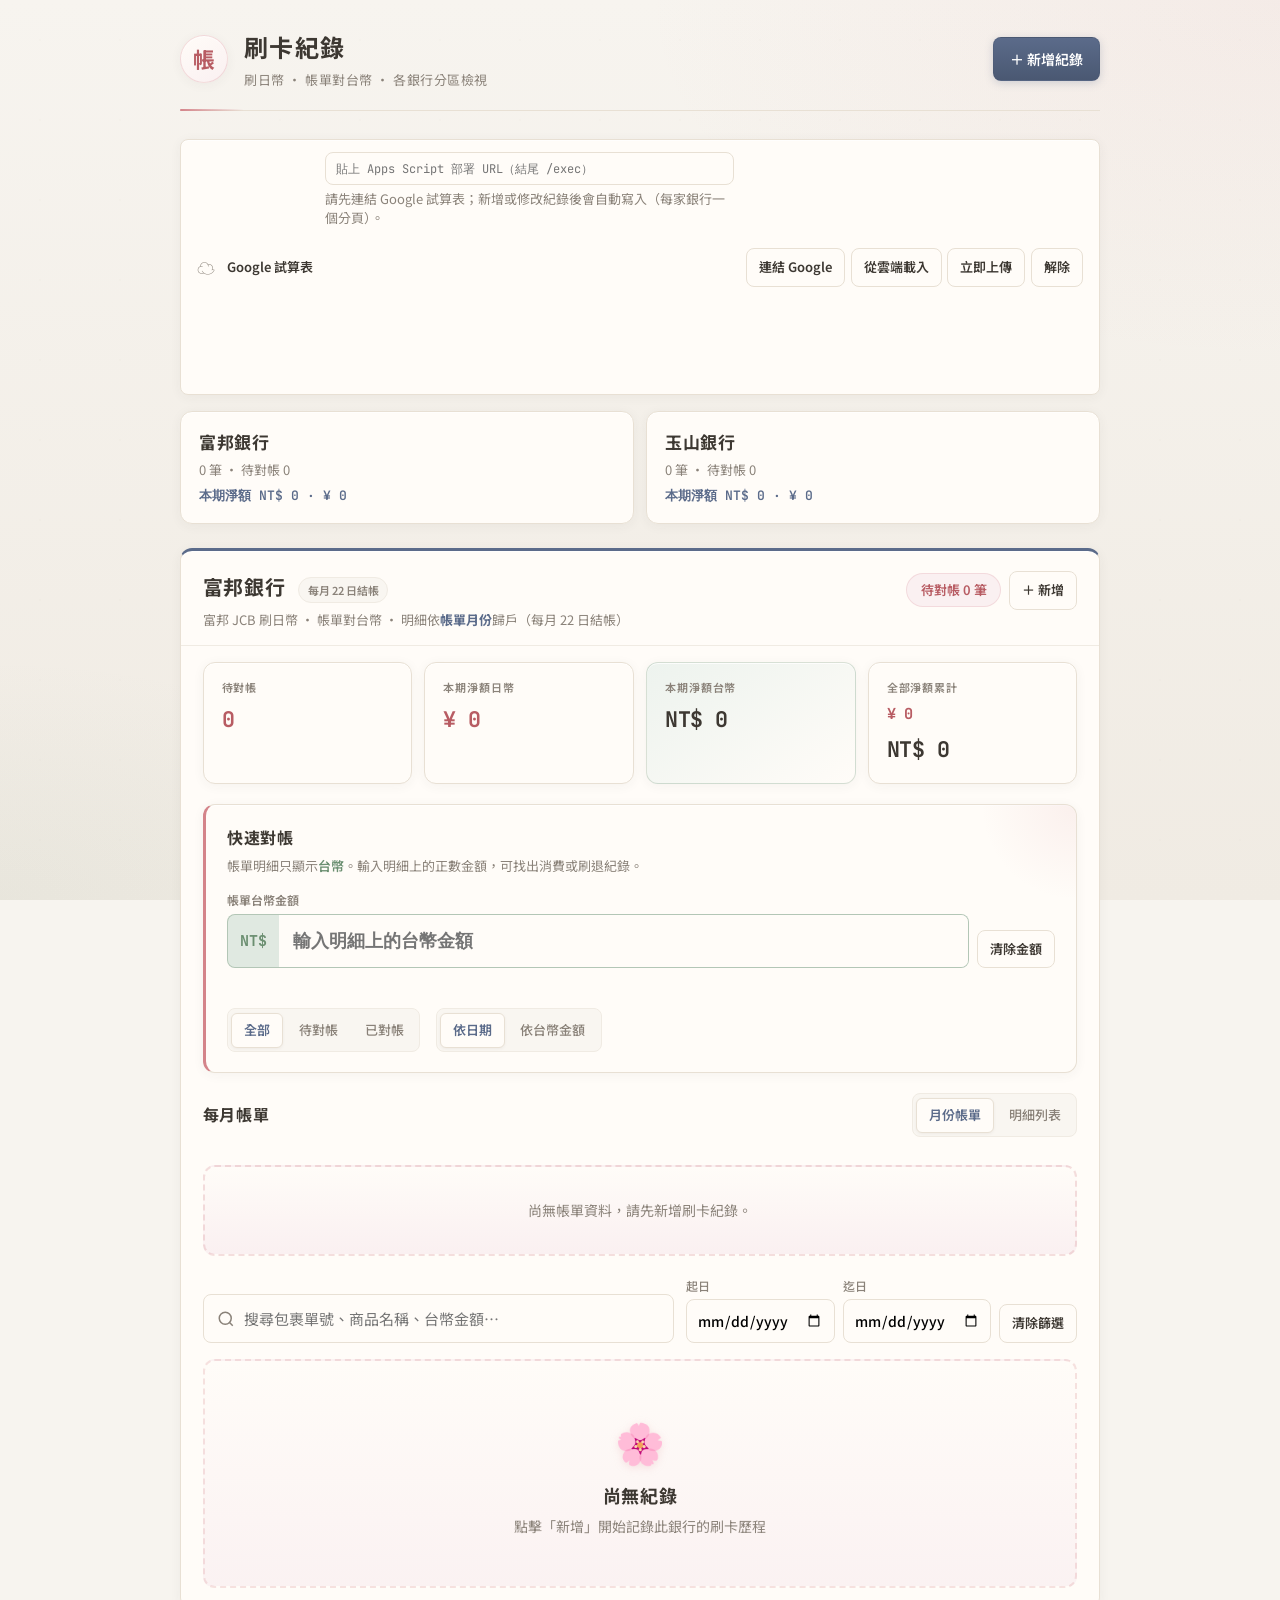
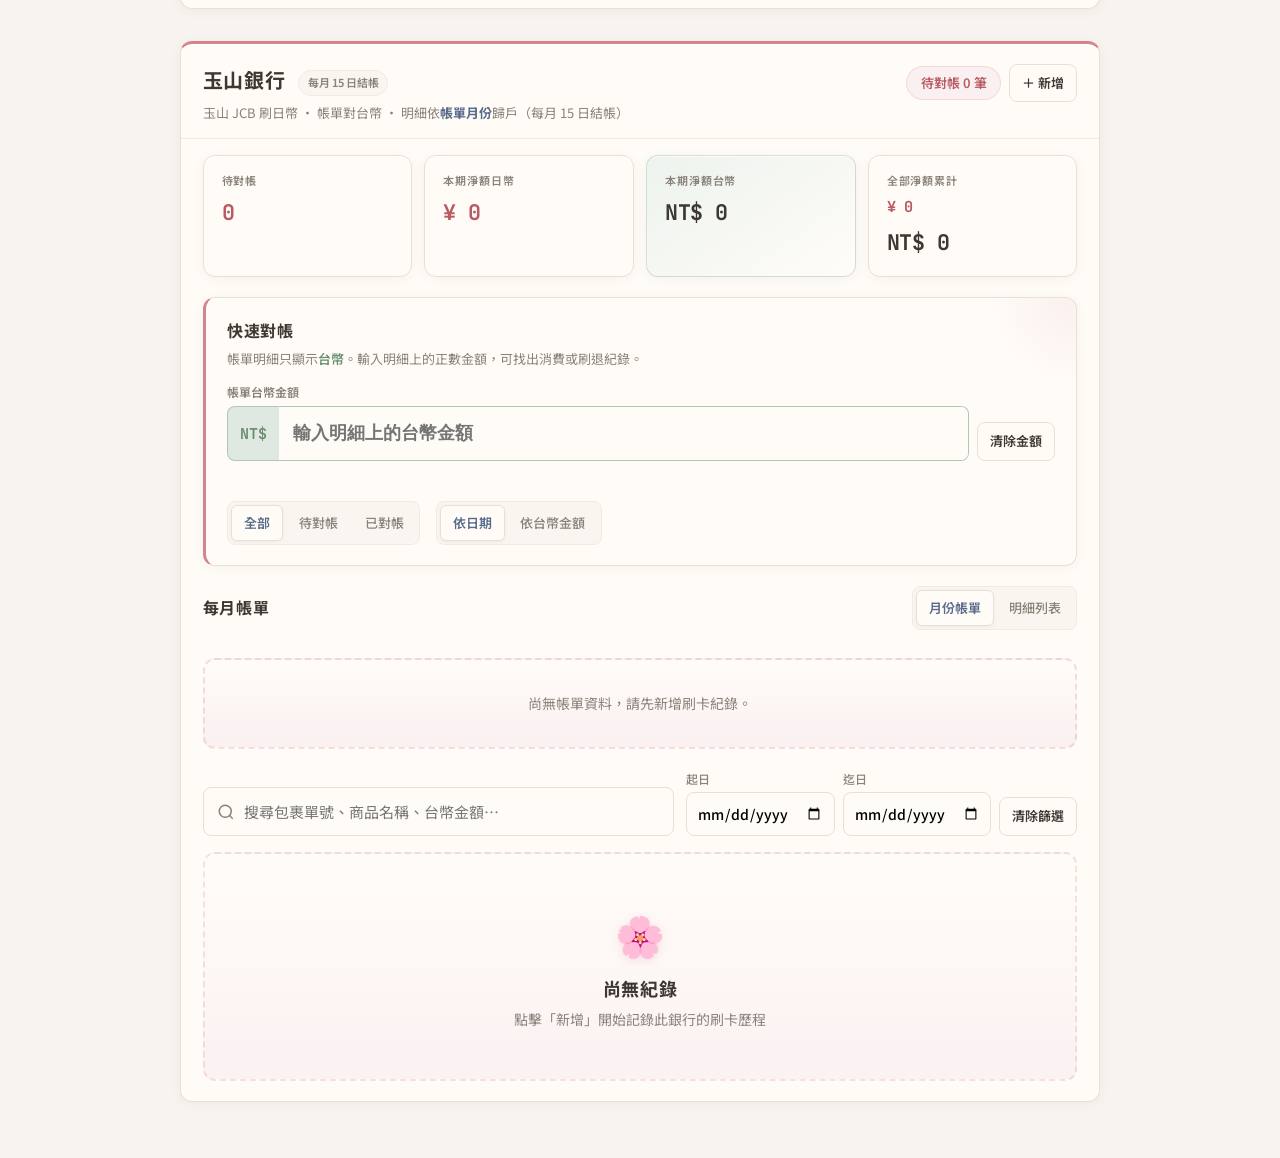
<file: index.html>
<!DOCTYPE html>
<html lang="zh-Hant">
<head>
  <meta charset="UTF-8" />
  <meta name="viewport" content="width=device-width, initial-scale=1.0" />
  <title>刷卡紀錄 · 對帳</title>
  <link rel="preconnect" href="https://fonts.googleapis.com" />
  <link rel="preconnect" href="https://fonts.gstatic.com" crossorigin />
  <link href="https://fonts.googleapis.com/css2?family=Noto+Sans+JP:wght@400;500;600;700&family=Noto+Sans+TC:wght@400;500;600;700&family=JetBrains+Mono:wght@500&display=swap" rel="stylesheet" />
  <link rel="stylesheet" href="css/style.css" />
</head>
<body>
  <div class="app">
    <header class="header">
      <div class="header__brand">
        <span class="header__logo" aria-hidden="true"><span class="header__logo-mark">帳</span></span>
        <div>
          <h1 class="header__title" id="headerTitle">刷卡紀錄</h1>
          <p class="header__subtitle" id="headerSubtitle">刷日幣 · 帳單對台幣 · 各銀行分區檢視</p>
        </div>
      </div>
      <div class="header__actions">
        <button type="button" class="btn btn--primary" id="btnAdd">＋ 新增紀錄</button>
      </div>
    </header>

    <div class="origin-warning" id="originWarning" hidden>
      <strong>請改用本機伺服器開啟此頁</strong>
      <span id="originWarningText">直接雙擊 index.html（file://）時，瀏覽器可能無法穩定連線 Google 試算表。</span>
      <code id="originWarningCmd">python -m http.server 8080</code>
      <span>→ 瀏覽器開啟 <strong>http://localhost:8080</strong></span>
    </div>

    <div class="spreadsheet-bar" id="googleBar" aria-live="polite">
      <span class="spreadsheet-bar__icon" aria-hidden="true">☁️</span>
      <span class="spreadsheet-bar__label">Google 試算表</span>
      <div class="spreadsheet-bar__google-setup">
        <input type="url" id="gasUrlInput" class="spreadsheet-bar__url" placeholder="貼上 Apps Script 部署 URL（結尾 /exec）" autocomplete="off" spellcheck="false" />
        <span class="spreadsheet-bar__text" id="googleStatus">請先連結 Google 試算表；新增或修改紀錄後會自動寫入（每家銀行一個分頁）。</span>
      </div>
      <div class="spreadsheet-bar__actions">
        <button type="button" class="btn btn--ghost btn--sm" id="btnConnectGoogle">連結 Google</button>
        <button type="button" class="btn btn--ghost btn--sm" id="btnPullGoogle" hidden>從雲端載入</button>
        <button type="button" class="btn btn--ghost btn--sm" id="btnSyncGoogle" hidden>立即上傳</button>
        <button type="button" class="btn btn--ghost btn--sm" id="btnDisconnectGoogle" hidden>解除</button>
      </div>
    </div>

    <section class="bank-overview" id="bankOverview" aria-label="各銀行總覽"></section>

    <div class="bank-panels" id="bankPanels" aria-label="各銀行紀錄"></div>
  </div>

  <!-- 新增 / 編輯 對話框 -->
  <dialog class="modal" id="recordModal">
    <form class="modal__form" id="recordForm" method="dialog">
      <header class="modal__header">
        <h2 class="modal__title" id="modalTitle">新增刷卡紀錄</h2>
        <button type="button" class="modal__close" id="btnCloseModal" aria-label="關閉">×</button>
      </header>
      <div class="modal__body">
        <input type="hidden" id="recordId" />
        <input type="hidden" id="relatedRecordId" />
        <label class="field field--bank">
          <span class="field__label">發卡銀行 <em class="required">*</em></span>
          <select id="bankId" class="field__input" required></select>
          <span class="field__hint">各銀行紀錄分區顯示；新增時請選擇正確的發卡銀行</span>
        </label>
        <fieldset class="kind-field">
          <legend class="kind-field__legend">紀錄類型 <em class="required">*</em></legend>
          <div class="kind-field__options">
            <label class="kind-option">
              <input type="radio" name="recordKind" value="charge" checked />
              <span>消費</span>
            </label>
            <label class="kind-option">
              <input type="radio" name="recordKind" value="refund" />
              <span>刷退</span>
            </label>
          </div>
          <p class="field__hint">官方取消請先標在原消費單；銀行入帳後退款時再新增刷退（或由原單「產生刷退」）。</p>
        </fieldset>
        <label class="field field--check">
          <span class="field__check">
            <input type="checkbox" id="officialCancel" />
            <span>官方取消訂單</span>
          </span>
          <span class="field__hint">僅消費單使用。標示後仍保留原刷金額，方便對帳。</span>
        </label>
        <label class="field">
          <span class="field__label">包裹單號 <em class="required">*</em></span>
          <input type="text" id="packageNo" class="field__input" placeholder="例：TW123456789" required maxlength="64" />
        </label>
        <fieldset class="products-field">
          <div class="products-field__head">
            <legend class="products-field__legend">商品明細 <em class="required">*</em></legend>
            <button type="button" class="btn btn--ghost btn--sm" id="btnAddProduct">＋ 新增商品</button>
          </div>
          <p class="field__hint">每項請填：名稱、數量、該項日幣金額</p>
          <div class="product-row-labels" aria-hidden="true">
            <span>商品名稱</span><span>數量</span><span>日幣金額</span><span></span>
          </div>
          <div class="products-list" id="productsList"></div>
          <fieldset class="deductions-field">
            <legend class="deductions-field__legend">運費、消費稅（10%）與折抵（選填，自動計入日幣合計）</legend>
            <div class="field-row field-row--deductions">
              <label class="field field--deduction">
                <span class="field__label">運費 ¥</span>
                <input type="number" id="shippingJpy" class="field__input" placeholder="0" min="0" step="1" inputmode="numeric" autocomplete="off" />
              </label>
              <label class="field field--deduction">
                <span class="field__label">消費稅（10%） ¥</span>
                <input type="number" id="consumptionTaxJpy" class="field__input" placeholder="0" min="0" step="1" inputmode="numeric" autocomplete="off" />
              </label>
              <label class="field field--deduction">
                <span class="field__label">亞馬遜積分抵扣 ¥</span>
                <input type="number" id="amazonPointsJpy" class="field__input" placeholder="0" min="0" step="1" value="0" />
              </label>
              <label class="field field--deduction">
                <span class="field__label">平台優惠券抵扣 ¥</span>
                <input type="number" id="couponJpy" class="field__input" placeholder="0" min="0" step="1" value="0" />
              </label>
            </div>
          </fieldset>
          <div class="jpy-summary" id="productsJpyTotal" aria-live="polite"></div>
        </fieldset>
        <fieldset class="amount-group">
          <legend class="amount-group__legend">帳單台幣（選填）</legend>
          <label class="field field--currency">
            <span class="field__label"><span class="currency-badge currency-badge--twd">NT$</span> 台幣金額（帳單明細）</span>
            <input type="number" id="amountTwd" class="field__input" placeholder="收到帳單後填入，可先留空" min="0" step="1" />
          </label>
          <p class="amount-group__hint" id="amountTwdHint">日幣＝商品加總 ＋ 運費 ＋ 消費稅（10%） − 積分 − 優惠券；台幣等帳單出來再填。</p>
        </fieldset>
        <div class="field-row">
          <label class="field">
            <span class="field__label" id="payDateLabel">刷卡日期 <em class="required">*</em></span>
            <input type="date" id="payDate" class="field__input" required />
          </label>
          <label class="field">
            <span class="field__label">歸屬帳單月份 <em class="required">*</em></span>
            <div class="field__row-inline">
              <input type="month" id="billMonth" class="field__input" required />
              <button type="button" class="btn btn--ghost btn--sm" id="btnApplyBillMonth">依刷卡日帶入</button>
            </div>
            <span class="field__hint" id="billMonthHint">可自由選擇；新增時預設依該銀行結帳日推算</span>
          </label>
        </div>
        <label class="field">
          <span class="field__label">備註（選填）</span>
          <textarea id="note" class="field__input field__textarea" rows="2" placeholder="例：分期、退貨中、對帳已核" maxlength="300"></textarea>
        </label>
      </div>
      <footer class="modal__footer">
        <button type="button" class="btn btn--ghost" id="btnCancel">取消</button>
        <button type="submit" class="btn btn--primary">儲存</button>
      </footer>
    </form>
  </dialog>

  <!-- 刪除確認 -->
  <dialog class="modal modal--sm" id="deleteModal">
    <div class="modal__form">
      <header class="modal__header">
        <h2 class="modal__title">確認刪除？</h2>
      </header>
      <p class="modal__text" id="deletePreview">此筆紀錄將無法復原。</p>
      <footer class="modal__footer">
        <button type="button" class="btn btn--ghost" id="btnCancelDelete">取消</button>
        <button type="button" class="btn btn--danger" id="btnConfirmDelete">刪除</button>
      </footer>
    </div>
  </dialog>

  <script src="js/app.js"></script>
</body>
</html>
</file>
<file: css/style.css>
:root {
  /* 日系和纸 · 樱 · 靛 · 抹茶 */
  --bg: #f7f4ef;
  --bg-warm: #f0ebe3;
  --surface: #fffcf8;
  --surface-2: #f9f6f1;
  --border: #e8e0d4;
  --border-soft: #f0ebe3;
  --text: #3d3832;
  --text-muted: #8a8279;
  --primary: #5b6b8a;
  --primary-hover: #4a5872;
  --primary-soft: #eef1f6;
  --accent: #6b8f71;
  --accent-hover: #5a7a60;
  --accent-soft: #edf3ee;
  --sakura: #d4848a;
  --sakura-soft: #faf0f1;
  --sakura-deep: #b85c63;
  --jpy: #b85c63;
  --jpy-soft: #faf0f1;
  --indigo: #5b6b8a;
  --indigo-soft: #eef1f6;
  --danger: #c45c5c;
  --danger-soft: #fdf0f0;
  --gold: #c4a574;
  --gold-soft: #faf6ef;
  --shadow: 0 2px 16px rgba(61, 56, 50, 0.06);
  --shadow-lg: 0 8px 32px rgba(61, 56, 50, 0.1);
  --shadow-card: 0 1px 0 rgba(255, 255, 255, 0.8) inset, 0 2px 12px rgba(61, 56, 50, 0.05);
  --radius: 12px;
  --radius-sm: 8px;
  --radius-pill: 999px;
  --font: "Noto Sans TC", "Noto Sans JP", "Hiragino Sans", "Yu Gothic UI", sans-serif;
  --font-jp: "Noto Sans JP", "Noto Sans TC", sans-serif;
  --mono: "JetBrains Mono", "SF Mono", ui-monospace, monospace;
}

*,
*::before,
*::after {
  box-sizing: border-box;
}

html {
  font-size: 16px;
  -webkit-font-smoothing: antialiased;
}

body {
  margin: 0;
  min-height: 100vh;
  font-family: var(--font);
  color: var(--text);
  line-height: 1.6;
  background-color: var(--bg);
  background-image:
    radial-gradient(ellipse 100% 80% at 100% 0%, rgba(212, 132, 138, 0.08), transparent 50%),
    radial-gradient(ellipse 80% 60% at 0% 100%, rgba(107, 143, 113, 0.06), transparent 45%),
    linear-gradient(180deg, var(--bg) 0%, var(--bg-warm) 100%);
  background-attachment: fixed;
}

body::before {
  content: "";
  position: fixed;
  inset: 0;
  pointer-events: none;
  opacity: 0.35;
  background-image: url("data:image/svg+xml,%3Csvg xmlns='http://www.w3.org/2000/svg' width='80' height='80' viewBox='0 0 80 80'%3E%3Cg fill='%23d4c4b0' fill-opacity='0.15'%3E%3Ccircle cx='40' cy='40' r='1'/%3E%3C/g%3E%3C/svg%3E");
  z-index: -1;
}

.app {
  max-width: 960px;
  margin: 0 auto;
  padding: 1.75rem 1.25rem 3.5rem;
}

/* Header */
.header {
  display: flex;
  flex-wrap: wrap;
  align-items: center;
  justify-content: space-between;
  gap: 1rem;
  margin-bottom: 1.75rem;
  padding-bottom: 1.25rem;
  border-bottom: 1px solid var(--border);
  position: relative;
}

.header::after {
  content: "";
  position: absolute;
  bottom: -1px;
  left: 0;
  width: 4rem;
  height: 2px;
  background: linear-gradient(90deg, var(--sakura), transparent);
  border-radius: 2px;
}

.header__brand {
  display: flex;
  align-items: center;
  gap: 1rem;
}

.header__logo {
  display: flex;
  align-items: center;
  justify-content: center;
  width: 3rem;
  height: 3rem;
  border-radius: 50%;
  background: linear-gradient(145deg, var(--surface) 0%, var(--sakura-soft) 100%);
  border: 1px solid rgba(212, 132, 138, 0.25);
  box-shadow: var(--shadow-card);
}

.header__logo-mark {
  font-family: var(--font-jp);
  font-size: 1.35rem;
  font-weight: 700;
  color: var(--sakura-deep);
  line-height: 1;
}

.header__title {
  margin: 0;
  font-family: var(--font-jp);
  font-size: 1.5rem;
  font-weight: 700;
  letter-spacing: 0.06em;
  color: var(--text);
}

.header__subtitle {
  margin: 0.2rem 0 0;
  font-size: 0.8125rem;
  color: var(--text-muted);
  letter-spacing: 0.04em;
}

.header__actions {
  display: flex;
  gap: 0.5rem;
}

/* Bank overview & panels */
.bank-overview {
  display: grid;
  grid-template-columns: repeat(auto-fit, minmax(220px, 1fr));
  gap: 0.75rem;
  margin-bottom: 1.5rem;
}

.bank-overview-card {
  display: flex;
  flex-direction: column;
  gap: 0.3rem;
  padding: 1rem 1.125rem;
  background: var(--surface);
  border: 1px solid var(--border);
  border-radius: var(--radius);
  box-shadow: var(--shadow-card);
  text-decoration: none;
  color: inherit;
  transition: transform 0.2s, box-shadow 0.2s, border-color 0.2s;
}

.bank-overview-card:hover {
  transform: translateY(-2px);
  box-shadow: var(--shadow);
  border-color: rgba(212, 132, 138, 0.35);
}

.bank-overview-card__name {
  font-family: var(--font-jp);
  font-size: 1.0625rem;
  font-weight: 700;
  letter-spacing: 0.04em;
}

.bank-overview-card__meta {
  font-size: 0.8125rem;
  color: var(--text-muted);
}

.bank-overview-card__amounts {
  font-family: var(--mono);
  font-size: 0.8125rem;
  font-weight: 600;
  color: var(--indigo);
}

.bank-panels {
  display: flex;
  flex-direction: column;
  gap: 2rem;
}

.bank-panel {
  background: var(--surface);
  border: 1px solid var(--border);
  border-radius: var(--radius);
  box-shadow: var(--shadow-card);
  overflow: hidden;
  scroll-margin-top: 1rem;
}

.bank-panel[data-bank="fubon"] {
  border-top: 3px solid var(--indigo);
}

.bank-panel[data-bank="esun"] {
  border-top: 3px solid var(--sakura);
}

.bank-panel__head {
  display: flex;
  flex-wrap: wrap;
  align-items: flex-start;
  justify-content: space-between;
  gap: 0.75rem 1rem;
  padding: 1.25rem 1.35rem 1rem;
  border-bottom: 1px solid var(--border-soft);
}

.bank-panel__head-main {
  flex: 1;
  min-width: 200px;
}

.bank-panel__head-actions {
  display: flex;
  flex-wrap: wrap;
  align-items: center;
  gap: 0.5rem;
}

.bank-panel__title {
  margin: 0;
  font-family: var(--font-jp);
  font-size: 1.25rem;
  font-weight: 700;
  letter-spacing: 0.04em;
  display: inline;
}

.bank-panel__cycle {
  display: inline-block;
  margin-left: 0.5rem;
  font-size: 0.6875rem;
  font-weight: 600;
  color: var(--text-muted);
  background: var(--surface-2);
  padding: 0.2rem 0.55rem;
  border-radius: var(--radius-pill);
  border: 1px solid var(--border-soft);
  vertical-align: middle;
}

.bank-panel__desc {
  margin: 0.4rem 0 0;
  font-size: 0.8125rem;
  color: var(--text-muted);
  line-height: 1.5;
}

.bank-panel__desc strong {
  color: var(--indigo);
}

.bank-panel__pending {
  font-size: 0.8125rem;
  font-weight: 600;
  color: var(--sakura-deep);
  background: var(--sakura-soft);
  padding: 0.35rem 0.85rem;
  border-radius: var(--radius-pill);
  white-space: nowrap;
  border: 1px solid rgba(212, 132, 138, 0.2);
}

.bank-panel__stats {
  margin: 1rem 1.35rem 0;
}

.bank-panel__reconcile {
  margin: 1rem 1.35rem 0;
}

.bank-panel__bills {
  margin: 1rem 1.35rem 0;
}

.bank-panel__bills .monthly-bills__head {
  display: flex;
  flex-wrap: wrap;
  align-items: center;
  justify-content: space-between;
  gap: 0.75rem;
  margin-bottom: 0.875rem;
}

.bank-panel__bills .monthly-bills__title {
  margin: 0;
  font-family: var(--font-jp);
  font-size: 1rem;
  font-weight: 700;
}

.bank-panel__toolbar {
  margin: 1rem 1.35rem 0;
}

.bank-panel__records {
  margin: 0 1.35rem 1.25rem;
}

.bank-panel .reconcile__title {
  font-size: 1rem;
}

.field--bank {
  margin-bottom: 0.25rem;
}

.kind-field {
  border: 1px solid var(--border);
  border-radius: var(--radius-sm);
  padding: 0.75rem 0.85rem 0.65rem;
  margin: 0 0 0.85rem;
}

.kind-field__legend {
  font-size: 0.8125rem;
  font-weight: 600;
  padding: 0 0.25rem;
}

.kind-field__options {
  display: flex;
  gap: 0.5rem;
}

.kind-option {
  flex: 1;
  display: flex;
  align-items: center;
  justify-content: center;
  gap: 0.4rem;
  padding: 0.55rem 0.5rem;
  border: 1px solid var(--border);
  border-radius: var(--radius-sm);
  font-size: 0.875rem;
  font-weight: 600;
  cursor: pointer;
  background: var(--surface);
}

.kind-option:has(input:checked) {
  border-color: var(--indigo);
  background: var(--indigo-soft);
}

.kind-option input {
  margin: 0;
}

.field--check {
  margin-bottom: 0.85rem;
}

.field__check {
  display: flex;
  align-items: center;
  gap: 0.5rem;
  font-size: 0.9375rem;
  font-weight: 600;
}

.origin-warning {
  margin-bottom: 1rem;
  padding: 0.75rem 1rem;
  border-radius: var(--radius-sm);
  border: 1px solid rgba(196, 92, 92, 0.25);
  background: var(--danger-soft);
  color: #8b4545;
  font-size: 0.8125rem;
  line-height: 1.55;
}

.origin-warning code {
  display: inline-block;
  margin: 0.35rem 0.25rem 0.35rem 0;
  padding: 0.15rem 0.45rem;
  border-radius: 6px;
  background: rgba(255, 255, 255, 0.8);
  font-family: var(--mono);
  font-size: 0.75rem;
}

/* Spreadsheet sync bar */
.spreadsheet-bar {
  display: flex;
  flex-wrap: wrap;
  align-items: center;
  gap: 0.5rem 0.75rem;
  margin-bottom: 1rem;
  padding: 0.75rem 1rem;
  background: var(--surface);
  border: 1px solid var(--border);
  border-radius: var(--radius-sm);
  font-size: 0.8125rem;
  color: var(--text-muted);
  box-shadow: var(--shadow-card);
}

.spreadsheet-bar--linked {
  border-color: rgba(107, 143, 113, 0.35);
  background: linear-gradient(135deg, var(--accent-soft) 0%, var(--surface) 100%);
}

.spreadsheet-bar--warn {
  border-color: rgba(196, 165, 116, 0.45);
  background: var(--gold-soft);
}

.spreadsheet-bar--error {
  border-color: rgba(196, 92, 92, 0.3);
  background: var(--danger-soft);
}

.spreadsheet-bar__icon {
  font-size: 1.125rem;
  line-height: 1;
}

.spreadsheet-bar__text {
  flex: 1 1 12rem;
  line-height: 1.45;
}

.spreadsheet-bar__text strong {
  color: var(--text);
  font-weight: 600;
}

.spreadsheet-bar__actions {
  display: flex;
  flex-wrap: wrap;
  gap: 0.35rem;
}

.spreadsheet-bar__label {
  font-weight: 600;
  color: var(--text);
  font-size: 0.8125rem;
  white-space: nowrap;
}

.spreadsheet-bar__google-setup {
  flex: 1 1 16rem;
  display: flex;
  flex-direction: column;
  gap: 0.35rem;
  min-width: 0;
}

.spreadsheet-bar__url {
  width: 100%;
  padding: 0.45rem 0.625rem;
  border: 1px solid var(--border);
  border-radius: 8px;
  font-family: var(--mono);
  font-size: 0.75rem;
  color: var(--text);
  background: var(--surface);
}

.spreadsheet-bar__url:focus {
  outline: none;
  border-color: var(--indigo);
  box-shadow: 0 0 0 3px rgba(91, 107, 138, 0.1);
}

.spreadsheet-bar--linked .spreadsheet-bar__url {
  display: none;
}

/* Stats */
.stats {
  display: grid;
  grid-template-columns: repeat(3, 1fr);
  gap: 0.75rem;
  margin-bottom: 1.25rem;
}

.stats--dual {
  grid-template-columns: repeat(4, 1fr);
}

.stat-card--jpy {
  background: linear-gradient(145deg, var(--jpy-soft) 0%, var(--surface) 100%);
  border-color: rgba(212, 132, 138, 0.25);
}

.stat-card--jpy .stat-card__value {
  color: var(--jpy);
}

.stat-card--pending {
  background: linear-gradient(145deg, var(--sakura-soft) 0%, var(--surface) 100%);
  border-color: rgba(212, 132, 138, 0.2);
}

.stat-card--all .stat-card__value--sm {
  font-size: 0.95rem;
  color: var(--jpy);
  margin-bottom: 0.15rem;
}

.stat-card__value--sm {
  display: block;
}

.stat-card {
  background: var(--surface);
  border: 1px solid var(--border);
  border-radius: var(--radius);
  padding: 1rem 1.125rem;
  box-shadow: var(--shadow-card);
  transition: transform 0.2s, box-shadow 0.2s;
}

.stat-card:hover {
  transform: translateY(-1px);
  box-shadow: var(--shadow);
}

.stat-card--accent {
  background: linear-gradient(145deg, var(--accent-soft) 0%, var(--surface) 100%);
  border-color: rgba(107, 143, 113, 0.25);
}

.stat-card__label {
  display: block;
  font-size: 0.6875rem;
  font-weight: 600;
  color: var(--text-muted);
  letter-spacing: 0.08em;
  font-family: var(--font-jp);
}

.stat-card__value {
  display: block;
  margin-top: 0.35rem;
  font-size: 1.35rem;
  font-weight: 700;
  font-family: var(--mono);
  letter-spacing: -0.02em;
}

/* Reconcile panel */
.reconcile {
  background: var(--surface);
  border: 1px solid var(--border);
  border-radius: var(--radius);
  padding: 1.25rem 1.35rem;
  margin-bottom: 1.25rem;
  box-shadow: var(--shadow-card);
  border-left: 3px solid var(--sakura);
  position: relative;
  overflow: hidden;
}

.reconcile::before {
  content: "";
  position: absolute;
  top: 0;
  right: 0;
  width: 6rem;
  height: 6rem;
  background: radial-gradient(circle at 100% 0%, rgba(212, 132, 138, 0.1), transparent 70%);
  pointer-events: none;
}

.reconcile__title {
  margin: 0;
  font-family: var(--font-jp);
  font-size: 1.0625rem;
  font-weight: 700;
  letter-spacing: 0.04em;
}

.reconcile__desc {
  margin: 0.35rem 0 0;
  font-size: 0.8125rem;
  color: var(--text-muted);
  line-height: 1.5;
  max-width: 36rem;
}

.reconcile__desc strong {
  color: var(--accent);
  font-weight: 600;
}

.reconcile__pending {
  font-size: 0.8125rem;
  font-weight: 600;
  color: var(--sakura-deep);
  background: var(--sakura-soft);
  padding: 0.35rem 0.85rem;
  border-radius: var(--radius-pill);
  white-space: nowrap;
  border: 1px solid rgba(212, 132, 138, 0.2);
}

.reconcile__top {
  display: flex;
  flex-wrap: wrap;
  align-items: flex-start;
  justify-content: space-between;
  gap: 0.75rem;
  margin-bottom: 0.875rem;
  position: relative;
  z-index: 1;
}

.reconcile__lookup {
  display: flex;
  flex-wrap: wrap;
  align-items: flex-end;
  gap: 0.5rem;
  margin-bottom: 0.5rem;
}

.bill-lookup {
  flex: 1;
  min-width: 220px;
}

.bill-lookup__label {
  display: block;
  font-size: 0.75rem;
  font-weight: 600;
  color: var(--text-muted);
  margin-bottom: 0.3rem;
}

.bill-lookup__input-wrap {
  display: flex;
  align-items: stretch;
  border: 1px solid rgba(107, 143, 113, 0.45);
  border-radius: var(--radius-sm);
  background: var(--accent-soft);
  overflow: hidden;
  transition: box-shadow 0.2s, border-color 0.2s;
}

.bill-lookup__input-wrap:focus-within {
  border-color: var(--accent);
  box-shadow: 0 0 0 3px rgba(107, 143, 113, 0.15);
}

.bill-lookup__prefix {
  display: flex;
  align-items: center;
  padding: 0 0.75rem;
  font-family: var(--mono);
  font-weight: 700;
  font-size: 0.9375rem;
  color: var(--accent);
  background: rgba(107, 143, 113, 0.1);
}

.bill-lookup__input {
  flex: 1;
  border: none;
  padding: 0.75rem 0.875rem;
  font: inherit;
  font-size: 1.125rem;
  font-family: var(--mono);
  font-weight: 600;
  background: var(--surface);
  min-width: 0;
}

.bill-lookup__input:focus {
  outline: none;
}

.reconcile__result {
  margin: 0 0 0.75rem;
  font-size: 0.8125rem;
  line-height: 1.45;
  min-height: 1.25rem;
}

.reconcile__result--ok {
  color: var(--accent);
  font-weight: 500;
}

.reconcile__result--multi {
  color: #9a7344;
  font-weight: 500;
}

.reconcile__result--warn {
  color: var(--danger);
}

.reconcile__controls {
  display: flex;
  flex-wrap: wrap;
  gap: 0.5rem 1rem;
  align-items: center;
}

.tab-group {
  display: flex;
  gap: 0.2rem;
  background: var(--surface-2);
  padding: 0.2rem;
  border-radius: var(--radius-sm);
  border: 1px solid var(--border-soft);
}

.tab {
  border: none;
  background: transparent;
  padding: 0.4rem 0.75rem;
  font: inherit;
  font-size: 0.8125rem;
  font-weight: 500;
  color: var(--text-muted);
  border-radius: 6px;
  cursor: pointer;
  transition: background 0.15s, color 0.15s;
}

.tab:hover {
  color: var(--text);
}

.tab--active {
  background: var(--surface);
  color: var(--indigo);
  font-weight: 600;
  box-shadow: 0 1px 3px rgba(61, 56, 50, 0.06);
  border: 1px solid var(--border);
}

.stat-card--pending .stat-card__value {
  color: var(--sakura-deep);
}

/* Monthly bills */
.monthly-bills {
  margin-bottom: 1.25rem;
}

.monthly-bills__head {
  display: flex;
  flex-wrap: wrap;
  align-items: flex-start;
  justify-content: space-between;
  gap: 0.75rem;
  margin-bottom: 0.875rem;
}

.monthly-bills__title {
  margin: 0;
  font-family: var(--font-jp);
  font-size: 1.0625rem;
  font-weight: 700;
  letter-spacing: 0.04em;
}

.monthly-bills__desc {
  margin: 0.35rem 0 0;
  font-size: 0.8125rem;
  color: var(--text-muted);
  line-height: 1.5;
  max-width: 32rem;
}

.monthly-bills__desc strong {
  color: var(--indigo);
}

.monthly-bills__list {
  display: flex;
  flex-direction: column;
  gap: 0.65rem;
}

.monthly-bills__empty {
  text-align: center;
  padding: 2rem;
  color: var(--text-muted);
  font-size: 0.875rem;
  background: linear-gradient(180deg, var(--surface) 0%, var(--sakura-soft) 100%);
  border: 2px dashed rgba(212, 132, 138, 0.25);
  border-radius: var(--radius);
}

.view-mode {
  flex-shrink: 0;
}

.bill-month {
  background: var(--surface);
  border: 1px solid var(--border);
  border-radius: var(--radius);
  box-shadow: var(--shadow-card);
  overflow: hidden;
}

.bill-month--paid {
  border-color: rgba(107, 143, 113, 0.35);
  background: linear-gradient(180deg, var(--accent-soft) 0%, var(--surface) 100px);
}

.bill-month__summary {
  display: flex;
  flex-wrap: wrap;
  align-items: center;
  justify-content: space-between;
  gap: 0.75rem;
  padding: 1rem 1.125rem;
  cursor: pointer;
  list-style: none;
}

.bill-month__summary::-webkit-details-marker {
  display: none;
}

.bill-month__summary::before {
  content: "▸";
  margin-right: 0.5rem;
  color: var(--text-muted);
  font-size: 0.875rem;
  transition: transform 0.15s;
}

.bill-month[open] .bill-month__summary::before {
  transform: rotate(90deg);
}

.bill-month__summary-main {
  flex: 1;
  min-width: 180px;
}

.bill-month__title {
  margin: 0;
  font-size: 1rem;
  font-weight: 700;
}

.bill-month__cycle {
  margin: 0.2rem 0 0.35rem;
  font-size: 0.75rem;
  color: var(--text-muted);
  line-height: 1.4;
}

.bill-month__badges {
  display: flex;
  flex-wrap: wrap;
  gap: 0.35rem;
  margin-top: 0.4rem;
}

.bill-month__badge {
  font-size: 0.6875rem;
  font-weight: 700;
  padding: 0.2rem 0.5rem;
  border-radius: 5px;
}

.bill-month__badge--paid {
  background: var(--accent-soft);
  color: var(--accent);
}

.bill-month__badge--unpaid {
  background: var(--gold-soft);
  color: #9a7344;
  border: 1px solid rgba(196, 165, 116, 0.35);
}

.bill-month__badge--count {
  background: var(--surface-2);
  color: var(--text-muted);
  border: 1px solid var(--border);
}

.bill-month__summary-side {
  text-align: right;
}

.bill-month__total {
  display: block;
  font-family: var(--mono);
  font-size: 1.2rem;
  font-weight: 700;
  color: var(--accent);
}

.bill-month__sub {
  display: block;
  font-family: var(--mono);
  font-size: 0.8125rem;
  color: var(--jpy);
  margin-top: 0.15rem;
}

.bill-month__body {
  padding: 0 1.125rem 1rem;
  border-top: 1px solid var(--border);
}

.bill-month__progress-wrap {
  padding-top: 0.875rem;
  margin-bottom: 0.75rem;
}

.bill-month__progress-label {
  display: flex;
  justify-content: space-between;
  font-size: 0.75rem;
  color: var(--text-muted);
  margin-bottom: 0.35rem;
}

.bill-month__progress {
  height: 6px;
  background: var(--surface-2);
  border-radius: 999px;
  overflow: hidden;
}

.bill-month__progress-bar {
  height: 100%;
  background: linear-gradient(90deg, var(--indigo), var(--accent));
  border-radius: 999px;
  transition: width 0.2s;
}

.bill-month--paid .bill-month__progress-bar {
  background: var(--accent);
}

.bill-month__paid-date {
  display: block;
  font-size: 0.75rem;
  color: var(--accent);
  margin-bottom: 0.5rem;
}

.bill-month__actions {
  display: flex;
  flex-wrap: wrap;
  gap: 0.5rem;
  margin-bottom: 0.75rem;
}

.move-month {
  display: flex;
  flex-wrap: wrap;
  align-items: center;
  gap: 0.35rem 0.5rem;
  margin-top: 0.5rem;
}

.move-month__label {
  font-size: 0.6875rem;
  font-weight: 600;
  color: var(--text-muted);
}

.move-month__select {
  font: inherit;
  font-size: 0.8125rem;
  padding: 0.3rem 0.5rem;
  border: 1px solid var(--border);
  border-radius: var(--radius-sm);
  background: var(--surface);
  color: var(--indigo);
  font-weight: 500;
  cursor: pointer;
  max-width: 100%;
}

.move-month__select:focus {
  outline: none;
  border-color: var(--indigo);
  box-shadow: 0 0 0 2px rgba(91, 107, 138, 0.12);
}

.field__row-inline {
  display: flex;
  flex-wrap: wrap;
  gap: 0.35rem;
  align-items: center;
}

.field__row-inline .field__input {
  flex: 1;
  min-width: 140px;
}

.products-field {
  margin: 0;
  padding: 0;
  border: none;
}

.products-field__head {
  display: flex;
  flex-wrap: wrap;
  align-items: center;
  justify-content: space-between;
  gap: 0.5rem;
  margin-bottom: 0.25rem;
}

.products-field__legend {
  font-size: 0.8125rem;
  font-weight: 600;
  padding: 0;
}

.products-list {
  display: flex;
  flex-direction: column;
  gap: 0.5rem;
  margin-top: 0.5rem;
}

.product-row-labels {
  display: grid;
  grid-template-columns: 1fr 3.25rem 6.5rem 2rem;
  gap: 0.35rem;
  font-size: 0.6875rem;
  font-weight: 600;
  color: var(--text-muted);
  margin-top: 0.5rem;
  padding: 0 0.1rem;
}

.product-row {
  display: grid;
  grid-template-columns: 1fr 3.25rem 6.5rem 2rem;
  gap: 0.35rem;
  align-items: center;
}

.product-row__name {
  min-width: 0;
}

.product-row__qty {
  width: 100%;
  text-align: center;
  font-family: var(--mono);
  font-weight: 600;
  padding-left: 0.35rem !important;
  padding-right: 0.35rem !important;
}

.record-card__product-qty {
  font-size: 0.8125rem;
  color: var(--text-muted);
  font-weight: 600;
}

@media (max-width: 520px) {
  .product-row-labels {
    display: none;
  }

  .product-row {
    grid-template-columns: 1fr 3rem 1fr 2rem;
  }

  .product-row__jpy-wrap {
    width: 100%;
  }
}

.product-row__jpy-wrap {
  display: flex;
  align-items: stretch;
  border: 1px solid var(--border);
  border-radius: var(--radius-sm);
  background: var(--jpy-soft);
  overflow: hidden;
  width: 7.5rem;
  flex-shrink: 0;
}

.product-row__jpy-prefix {
  display: flex;
  align-items: center;
  padding: 0 0.4rem;
  font-family: var(--mono);
  font-weight: 700;
  font-size: 0.8125rem;
  color: var(--jpy);
}

.product-row__jpy {
  width: 100%;
  border: none !important;
  box-shadow: none !important;
  background: var(--surface) !important;
  padding-left: 0.35rem !important;
  font-family: var(--mono);
  font-weight: 600;
}

.deductions-field {
  margin: 0.75rem 0 0;
  padding: 0.75rem 0 0;
  border: none;
  border-top: 1px dashed var(--border);
}

.deductions-field__legend {
  font-size: 0.75rem;
  font-weight: 600;
  color: var(--text-muted);
  padding: 0;
  margin-bottom: 0.5rem;
}

.field-row--deductions {
  margin-top: 0;
  grid-template-columns: repeat(2, 1fr);
}

@media (min-width: 720px) {
  .field-row--deductions {
    grid-template-columns: repeat(4, 1fr);
  }
}

.field--deduction .field__input {
  font-family: var(--mono);
  background: var(--surface);
  color: var(--text);
}

@media (max-width: 640px) {
  .field-row--deductions {
    grid-template-columns: 1fr;
  }
}

.jpy-summary {
  margin: 0.75rem 0 0;
  padding: 0.65rem 0.75rem;
  background: var(--jpy-soft);
  border: 1px solid rgba(212, 132, 138, 0.15);
  border-radius: var(--radius-sm);
  font-family: var(--mono);
  font-size: 0.8125rem;
}

.jpy-summary__row {
  display: flex;
  justify-content: space-between;
  gap: 1rem;
  padding: 0.15rem 0;
  color: var(--text);
}

.jpy-summary__row--minus {
  color: #9a7344;
}

.jpy-summary__row--minus span:last-child {
  color: var(--jpy);
}

.jpy-summary__row--plus {
  color: var(--indigo);
}

.jpy-summary__row--plus span:last-child {
  color: var(--indigo);
  font-weight: 600;
}

.jpy-summary__row--total {
  margin-top: 0.35rem;
  padding-top: 0.4rem;
  border-top: 1px solid rgba(212, 132, 138, 0.2);
  font-size: 0.9375rem;
  font-weight: 700;
  color: var(--jpy);
}

.record-card__jpy-ref--detail {
  font-size: 0.75rem;
  line-height: 1.4;
}

.product-row__remove {
  flex-shrink: 0;
  font-size: 1.1rem;
  line-height: 1;
}

.product-row__remove:disabled {
  opacity: 0.35;
  cursor: not-allowed;
}

.record-card__products {
  margin: 0;
  padding: 0 0 0 1.1rem;
  font-size: 0.9375rem;
  font-weight: 600;
  line-height: 1.45;
}

.record-card__products li {
  margin-bottom: 0.15rem;
  word-break: break-word;
}

.record-card__product-jpy {
  font-family: var(--mono);
  font-size: 0.875rem;
  font-weight: 600;
  color: var(--jpy);
}

.record-card__products .record-card__product-jpy {
  font-size: 0.8125rem;
}

.record-card__product--empty {
  margin: 0;
  font-size: 0.9375rem;
  color: var(--text-muted);
  font-weight: 500;
}

.bill-month__items {
  display: flex;
  flex-direction: column;
  gap: 0.5rem;
}

.bill-month__items .record-card {
  box-shadow: none;
  border-style: dashed;
}

.field__hint {
  font-size: 0.6875rem;
  color: var(--text-muted);
  margin-top: 0.2rem;
}

.btn--sm {
  padding: 0.45rem 0.75rem;
  font-size: 0.8125rem;
}

/* Toolbar */
.toolbar {
  display: flex;
  flex-wrap: wrap;
  gap: 0.75rem;
  margin-bottom: 1rem;
  align-items: flex-end;
}

.search {
  flex: 1;
  min-width: 200px;
  position: relative;
}

.search__icon {
  position: absolute;
  left: 0.875rem;
  top: 50%;
  transform: translateY(-50%);
  color: var(--text-muted);
  pointer-events: none;
}

.search__input {
  width: 100%;
  padding: 0.7rem 0.875rem 0.7rem 2.5rem;
  border: 1px solid var(--border);
  border-radius: var(--radius-sm);
  font: inherit;
  font-size: 0.9375rem;
  background: var(--surface);
  transition: border-color 0.15s, box-shadow 0.15s;
}

.search__input:focus {
  outline: none;
  border-color: var(--sakura);
  box-shadow: 0 0 0 3px rgba(212, 132, 138, 0.12);
}

.filters {
  display: flex;
  flex-wrap: wrap;
  gap: 0.5rem;
  align-items: flex-end;
}

.filter-label {
  display: flex;
  flex-direction: column;
  gap: 0.25rem;
  font-size: 0.75rem;
  color: var(--text-muted);
  font-weight: 500;
}

.filter-date {
  padding: 0.55rem 0.65rem;
  border: 1px solid var(--border);
  border-radius: var(--radius-sm);
  font: inherit;
  font-size: 0.875rem;
  background: var(--surface);
  transition: border-color 0.15s, box-shadow 0.15s;
}

.filter-date:focus {
  outline: none;
  border-color: var(--indigo);
  box-shadow: 0 0 0 3px rgba(91, 107, 138, 0.1);
}

/* Buttons */
.btn {
  display: inline-flex;
  align-items: center;
  justify-content: center;
  gap: 0.35rem;
  padding: 0.6rem 1rem;
  border: none;
  border-radius: var(--radius-sm);
  font: inherit;
  font-size: 0.875rem;
  font-weight: 600;
  cursor: pointer;
  transition: background 0.15s, transform 0.1s;
}

.btn:active {
  transform: scale(0.98);
}

.btn--primary {
  background: linear-gradient(180deg, var(--indigo) 0%, var(--primary-hover) 100%);
  color: #fff;
  box-shadow: 0 2px 8px rgba(91, 107, 138, 0.25);
  border: 1px solid rgba(74, 88, 114, 0.3);
}

.btn--primary:hover {
  background: linear-gradient(180deg, var(--primary-hover) 0%, #3d4859 100%);
  box-shadow: 0 3px 12px rgba(91, 107, 138, 0.3);
}

.btn--ghost {
  background: var(--surface);
  color: var(--text);
  border: 1px solid var(--border);
}

.btn--ghost:hover {
  background: var(--surface-2);
  border-color: rgba(212, 132, 138, 0.3);
  color: var(--sakura-deep);
}

.btn--danger {
  background: var(--danger);
  color: #fff;
}

.btn--danger:hover {
  filter: brightness(0.95);
}

.btn--sm {
  padding: 0.5rem 0.75rem;
  font-size: 0.8125rem;
}

/* Record cards */
.records {
  display: flex;
  flex-direction: column;
  gap: 0.65rem;
}

.record-card {
  display: grid;
  grid-template-columns: 1fr auto;
  gap: 0.75rem 1rem;
  padding: 1rem 1.125rem;
  background: var(--surface);
  border: 1px solid var(--border);
  border-radius: var(--radius);
  box-shadow: var(--shadow-card);
  transition: border-color 0.2s, box-shadow 0.2s, transform 0.2s;
}

.record-card:hover {
  border-color: rgba(212, 132, 138, 0.35);
  box-shadow: var(--shadow);
  transform: translateY(-1px);
}

.record-card--match {
  border-color: var(--accent);
  border-width: 1px;
  background: linear-gradient(135deg, var(--accent-soft) 0%, var(--surface) 50%);
  box-shadow: 0 0 0 2px rgba(107, 143, 113, 0.12);
}

.record-card--done {
  opacity: 0.82;
}

.record-card--done.record-card--match {
  opacity: 1;
}

.record-card__tags {
  display: flex;
  flex-wrap: wrap;
  align-items: center;
  gap: 0.4rem;
  margin-bottom: 0.35rem;
}

.status-badge {
  font-size: 0.6875rem;
  font-weight: 700;
  padding: 0.15rem 0.45rem;
  border-radius: 5px;
  letter-spacing: 0.02em;
}

.status-badge--pending {
  background: var(--gold-soft);
  color: #9a7344;
  border: 1px solid rgba(196, 165, 116, 0.3);
}

.status-badge--done {
  background: var(--accent-soft);
  color: var(--accent-hover);
  border: 1px solid rgba(107, 143, 113, 0.25);
}

.status-badge--charge {
  background: var(--indigo-soft);
  color: var(--indigo);
  border: 1px solid rgba(91, 107, 138, 0.2);
}

.status-badge--refund {
  background: var(--danger-soft);
  color: var(--danger);
  border: 1px solid rgba(196, 92, 92, 0.25);
}

.status-badge--cancel {
  background: var(--gold-soft);
  color: #8a6230;
  border: 1px solid rgba(196, 165, 116, 0.35);
}

.record-card--refund {
  border-color: rgba(196, 92, 92, 0.28);
}

.record-card__link {
  margin: 0.35rem 0 0;
  font-size: 0.75rem;
  color: var(--text-muted);
}

.record-card__bill-amount--credit {
  color: var(--danger);
}

.record-card__package {
  font-family: var(--mono);
  font-size: 0.75rem;
  font-weight: 500;
  color: var(--indigo);
  background: var(--indigo-soft);
  display: inline-block;
  padding: 0.15rem 0.5rem;
  border-radius: var(--radius-pill);
  border: 1px solid rgba(91, 107, 138, 0.15);
}

.record-card__main {
  min-width: 0;
}

.record-card__product {
  margin: 0;
  font-size: 1.0625rem;
  font-weight: 600;
  line-height: 1.35;
  word-break: break-word;
}

.record-card__meta {
  display: flex;
  flex-wrap: wrap;
  gap: 0.75rem 1.25rem;
  margin-top: 0.5rem;
  font-size: 0.875rem;
  color: var(--text-muted);
}

.record-card__date::before {
  content: "📅 ";
}

.record-card__note {
  margin-top: 0.35rem;
  font-size: 0.8125rem;
  color: var(--text-muted);
  font-style: italic;
}

.record-card__month-hint {
  margin: 0.35rem 0 0;
  font-size: 0.75rem;
  color: #9a7344;
  background: var(--gold-soft);
  border-radius: var(--radius-sm);
  padding: 0.25rem 0.5rem;
  line-height: 1.4;
  border: 1px solid rgba(196, 165, 116, 0.3);
}

.record-card__side {
  display: flex;
  flex-direction: column;
  align-items: flex-end;
  gap: 0.5rem;
}

.record-card__bill {
  text-align: right;
}

.record-card__bill-label {
  display: block;
  font-size: 0.6875rem;
  font-weight: 600;
  color: var(--text-muted);
  text-transform: uppercase;
  letter-spacing: 0.05em;
  margin-bottom: 0.15rem;
}

.record-card__bill-amount {
  font-family: var(--mono);
  font-size: 1.35rem;
  font-weight: 700;
  color: var(--accent);
  white-space: nowrap;
  line-height: 1.2;
}

.record-card__bill-amount--empty {
  font-size: 0.875rem;
  color: var(--text-muted);
  font-weight: 500;
}

.record-card__jpy-ref {
  font-family: var(--mono);
  font-size: 0.8125rem;
  color: var(--jpy);
}

.record-card__rate {
  font-size: 0.75rem;
  color: var(--text-muted);
  font-family: var(--mono);
}

.amount-group {
  margin: 0;
  padding: 0;
  border: none;
}

.amount-group__legend {
  font-size: 0.8125rem;
  font-weight: 600;
  margin-bottom: 0.5rem;
  padding: 0;
}

.amount-group__hint {
  margin: 0.35rem 0 0;
  font-size: 0.75rem;
  color: var(--text-muted);
  line-height: 1.45;
}

.field-row--amounts {
  margin-top: 0.25rem;
}

.currency-badge {
  display: inline-flex;
  align-items: center;
  justify-content: center;
  min-width: 2rem;
  padding: 0.1rem 0.35rem;
  border-radius: 5px;
  font-family: var(--mono);
  font-size: 0.75rem;
  font-weight: 700;
  margin-right: 0.25rem;
}

.currency-badge--jpy {
  background: var(--jpy-soft);
  color: var(--jpy);
}

.currency-badge--twd {
  background: var(--accent-soft);
  color: var(--accent);
}

.record-card__actions {
  display: flex;
  flex-wrap: wrap;
  gap: 0.35rem;
  justify-content: flex-end;
}

.btn-reconcile {
  border: 1px solid var(--accent);
  background: var(--surface);
  color: var(--accent);
  font: inherit;
  font-size: 0.75rem;
  font-weight: 600;
  padding: 0.35rem 0.6rem;
  border-radius: 8px;
  cursor: pointer;
  white-space: nowrap;
  transition: background 0.15s, color 0.15s;
}

.btn-reconcile:hover {
  background: var(--accent-soft);
}

.btn-reconcile--done {
  border-color: var(--border);
  color: var(--text-muted);
  background: var(--surface-2);
}

.icon-btn {
  width: 2rem;
  height: 2rem;
  display: inline-flex;
  align-items: center;
  justify-content: center;
  border: 1px solid var(--border);
  border-radius: 8px;
  background: var(--surface-2);
  color: var(--text-muted);
  cursor: pointer;
  font-size: 0.875rem;
  transition: background 0.15s, color 0.15s;
}

.icon-btn:hover {
  background: var(--sakura-soft);
  color: var(--sakura-deep);
  border-color: rgba(212, 132, 138, 0.35);
}

.icon-btn--danger:hover {
  background: var(--danger-soft);
  color: var(--danger);
  border-color: rgba(229, 72, 77, 0.3);
}

/* Empty state */
.empty {
  text-align: center;
  padding: 3rem 1.5rem;
  background: linear-gradient(180deg, var(--surface) 0%, var(--sakura-soft) 120%);
  border: 2px dashed rgba(212, 132, 138, 0.22);
  border-radius: var(--radius);
}

.empty__icon {
  font-size: 2.5rem;
  margin-bottom: 0.5rem;
  filter: drop-shadow(0 2px 4px rgba(212, 132, 138, 0.2));
}

.empty__title {
  margin: 0;
  font-family: var(--font-jp);
  font-size: 1.125rem;
  font-weight: 700;
  letter-spacing: 0.04em;
}

.empty__hint {
  margin: 0.35rem 0 0;
  color: var(--text-muted);
  font-size: 0.875rem;
}

.empty[hidden],
.record-card[hidden] {
  display: none !important;
}

/* Modal */
.modal {
  border: none;
  border-radius: var(--radius);
  padding: 0;
  max-width: 520px;
  width: calc(100% - 2rem);
  box-shadow: var(--shadow-lg);
  font-family: var(--font);
  border: 1px solid var(--border);
}

.modal::backdrop {
  background: rgba(61, 56, 50, 0.35);
  backdrop-filter: blur(6px);
}

.modal__header {
  display: flex;
  align-items: center;
  justify-content: space-between;
  padding: 1.125rem 1.25rem;
  border-bottom: 1px solid var(--border);
  background: linear-gradient(180deg, var(--surface) 0%, var(--surface-2) 100%);
}

.modal__title {
  margin: 0;
  font-family: var(--font-jp);
  font-size: 1.125rem;
  font-weight: 700;
  letter-spacing: 0.04em;
}

.modal--sm {
  max-width: 360px;
}

.modal__form {
  margin: 0;
}

.modal__close {
  width: 2rem;
  height: 2rem;
  border: none;
  background: var(--surface-2);
  border-radius: 8px;
  font-size: 1.25rem;
  line-height: 1;
  cursor: pointer;
  color: var(--text-muted);
}

.modal__close:hover {
  background: var(--border);
}

.modal__body {
  padding: 1.25rem;
  display: flex;
  flex-direction: column;
  gap: 1rem;
}

.modal__text {
  margin: 0;
  padding: 0 1.25rem;
  color: var(--text-muted);
  font-size: 0.9375rem;
}

.modal__footer {
  display: flex;
  justify-content: flex-end;
  gap: 0.5rem;
  padding: 1rem 1.25rem;
  border-top: 1px solid var(--border);
  background: var(--surface-2);
  border-radius: 0 0 var(--radius) var(--radius);
}

.field {
  display: flex;
  flex-direction: column;
  gap: 0.35rem;
}

.field-row {
  display: grid;
  grid-template-columns: 1fr 1fr;
  gap: 0.75rem;
}

.field__label {
  font-size: 0.8125rem;
  font-weight: 600;
  color: var(--text);
}

.required {
  color: var(--danger);
  font-style: normal;
}

.field__input {
  padding: 0.65rem 0.75rem;
  border: 1px solid var(--border);
  border-radius: var(--radius-sm);
  font: inherit;
  font-size: 0.9375rem;
  background: var(--surface);
}

.field__input:focus {
  outline: none;
  border-color: var(--indigo);
  box-shadow: 0 0 0 3px rgba(91, 107, 138, 0.1);
}

.field__textarea {
  resize: vertical;
  min-height: 3rem;
}

@media (max-width: 768px) {
  .stats--dual {
    grid-template-columns: repeat(2, 1fr);
  }
}

@media (max-width: 640px) {
  .stats,
  .stats--dual {
    grid-template-columns: 1fr;
  }

  .field-row {
    grid-template-columns: 1fr;
  }

  .record-card {
    grid-template-columns: 1fr;
  }

  .record-card__side {
    flex-direction: row;
    align-items: center;
    justify-content: space-between;
    width: 100%;
  }
}
</file>
